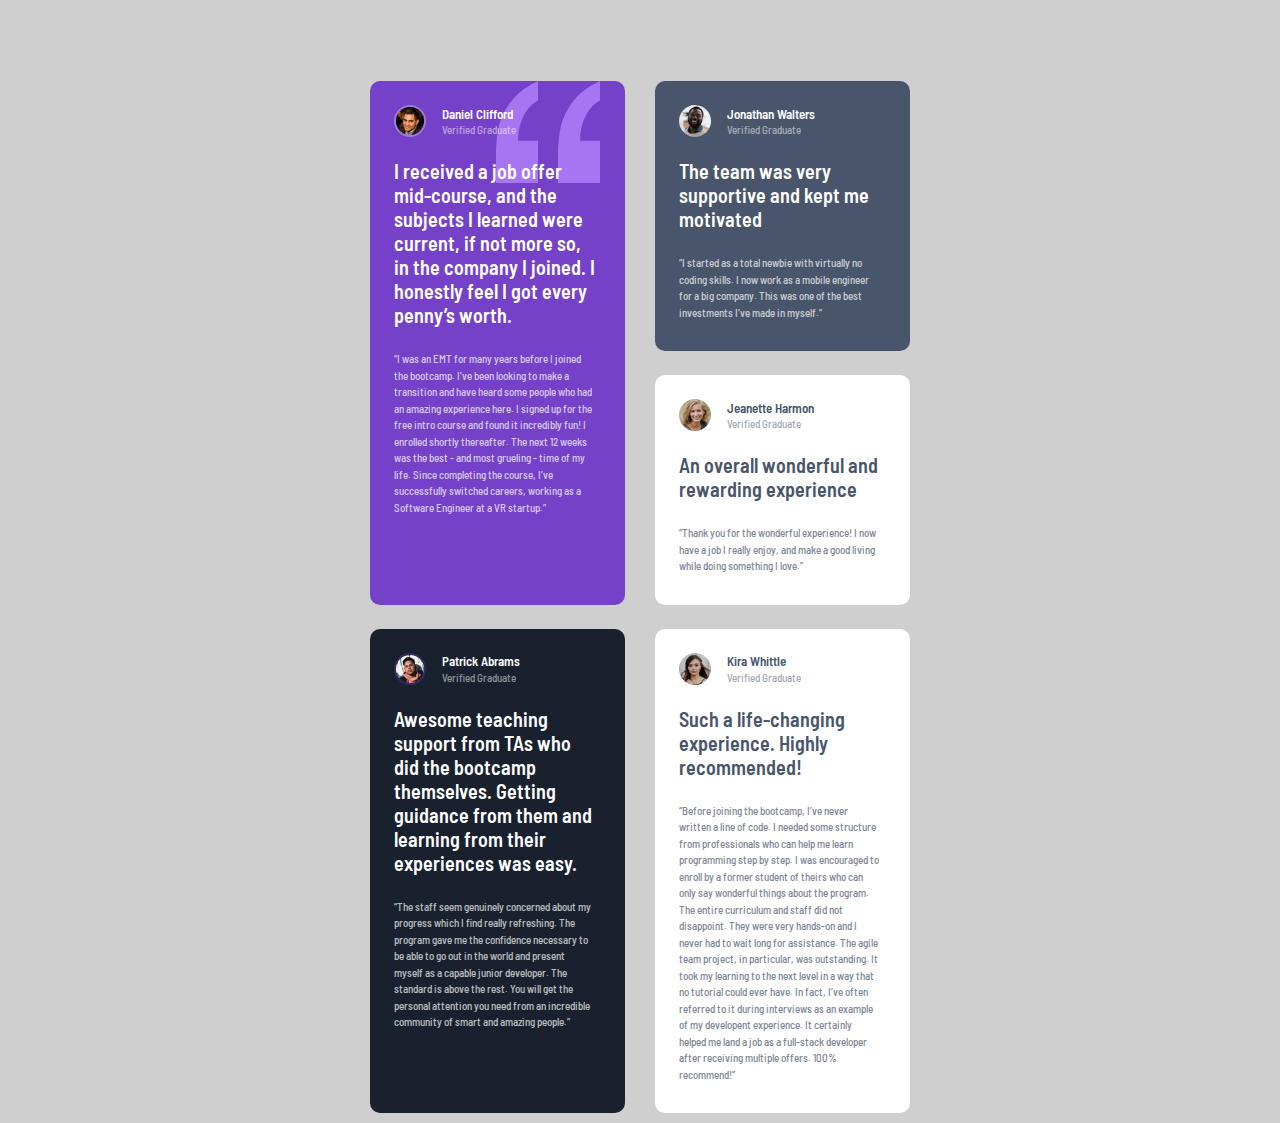
<file: index.html>
<!DOCTYPE html>
<html lang="en">
  <head>
    <meta charset="UTF-8" />
    <meta name="viewport" content="width=device-width, initial-scale=1.0" />
    <link
      rel="icon"
      type="image/png"
      sizes="32x32"
      href="/assets/images/favicon-32x32.png"
    />
    <link rel="preconnect" href="https://fonts.gstatic.com" />
    <link
      href="https://fonts.googleapis.com/css2?family=Barlow+Semi+Condensed:wght@500;600&display=swap"
      rel="stylesheet"
    />
    <link rel="stylesheet" href="style.css" />

    <title>Frontend Mentor | Testimonials grid section solution</title>
  </head>
  <body>
    <main>
      <div class="grid-container">
        <div class="grid-top-left">
          <div class="card bg-violet">
            <img
              class="bg-image"
              src="assets/images/bg-pattern-quotation.svg"
              alt="background-pattern-quotation"
            />
            <div class="card-header-container">
              <img
                class="border-white-transparent"
                src="assets/images/image-daniel.jpg"
                alt="Daniel Clifford"
              />
              <div class="card-header">
                <h4 class="card-title">Daniel Clifford</h4>
                <p class="card-subtitle">Verified Graduate</p>
              </div>
            </div>
            <div class="card-content">
              <h2>
                I received a job offer mid-course, and the subjects I learned
                were current, if not more so, in the company I joined. I
                honestly feel I got every penny’s worth.
              </h2>
              <p>
                “I was an EMT for many years before I joined the bootcamp. I’ve
                been looking to make a transition and have heard some people who
                had an amazing experience here. I signed up for the free intro
                course and found it incredibly fun! I enrolled shortly
                thereafter. The next 12 weeks was the best - and most grueling -
                time of my life. Since completing the course, I’ve successfully
                switched careers, working as a Software Engineer at a VR
                startup.”
              </p>
            </div>
          </div>
        </div>
        <div class="grid-top-center">
          <div class="card bg-grayish-blue">
            <div class="card-header-container">
              <img
                src="assets//images/image-jonathan.jpg"
                alt="Jonathan Walters"
              />
              <div class="card-header">
                <h4 class="card-title">Jonathan Walters</h4>
                <p class="card-subtitle">Verified Graduate</p>
              </div>
            </div>
            <div class="card-content">
              <h2>The team was very supportive and kept me motivated</h2>
              <p>
                “I started as a total newbie with virtually no coding skills. I
                now work as a mobile engineer for a big company. This was one of
                the best investments I’ve made in myself.”
              </p>
            </div>
          </div>
        </div>
        <div class="grid-bottom-left">
          <div class="card bg-white">
            <div class="card-header-container">
              <img
                src="assets/images/image-jeanette.jpg"
                alt="Jeanette Harmon"
              />
              <div class="card-header">
                <h4 class="card-title">Jeanette Harmon</h4>
                <p class="card-subtitle">Verified Graduate</p>
              </div>
            </div>
            <div class="card-content">
              <h2>
                An overall wonderful
                <span class="line-break">and rewarding experience</span>
              </h2>
              <p>
                “Thank you for the wonderful experience! I now have a job I
                really enjoy, and make a good living while doing something I
                love.”
              </p>
            </div>
          </div>
        </div>
        <div class="grid-bottom-center">
          <div class="card bg-blackish-blue">
            <div class="card-header-container">
              <img
                class="border-violet"
                src="assets/images/image-patrick.jpg"
                alt="Patrick Abrams"
              />
              <div class="card-header">
                <h4 class="card-title">Patrick Abrams</h4>
                <p class="card-subtitle">Verified Graduate</p>
              </div>
            </div>
            <div class="card-content">
              <h2>
                Awesome teaching support from TAs who did the bootcamp
                themselves. Getting guidance from them and learning from their
                experiences was easy.
              </h2>
              <p>
                “The staff seem genuinely concerned about my progress which I
                find really refreshing. The program gave me the confidence
                necessary to be able to go out in the world and present myself
                as a capable junior developer. The standard is above the rest.
                You will get the personal attention you need from an incredible
                community of smart and amazing people.”
              </p>
            </div>
          </div>
        </div>
        <div class="grid-right">
          <div class="card bg-white">
            <div class="card-header-container">
              <img src="assets/images/image-kira.jpg" alt="Kira Whittle" />
              <div class="card-header">
                <h4 class="card-title">Kira Whittle</h4>
                <p class="card-subtitle">Verified Graduate</p>
              </div>
            </div>
            <div class="card-content">
              <h2>Such a life-changing experience. Highly recommended!</h2>
              <p>
                “Before joining the bootcamp, I’ve never written a line of code.
                I needed some structure from professionals who can help me learn
                programming step by step. I was encouraged to enroll by a former
                student of theirs who can only say wonderful things about the
                program. The entire curriculum and staff did not disappoint.
                They were very hands-on and I never had to wait long for
                assistance. The agile team project, in particular, was
                outstanding. It took my learning to the next level in a way that
                no tutorial could ever have. In fact, I’ve often referred to it
                during interviews as an example of my developent experience. It
                certainly helped me land a job as a full-stack developer after
                receiving multiple offers. 100% recommend!”
              </p>
            </div>
          </div>
        </div>
      </div>
    </main>
  </body>
</html>
</file>
<file: style.css>
:root {
  --font-size-title: 2rem;
  --font-size-text-100: 1.1rem;
  --font-size-text-400: 1.3rem;
}

@media screen and (min-width: 1440px) {
  :root {
    --font-size-title: 2rem;
    --font-size-text-100: 1.3rem;
    --font-size-text-400: 1.5rem;
  }
}

/* Colors */
/* Font Families */
.grid-container {
  margin: 1rem;
  display: -ms-grid;
  display: grid;
  -ms-grid-columns: 1fr;
      grid-template-columns: 1fr;
  gap: 2.4rem 3rem;
}

@media screen and (min-width: 630px) {
  .grid-container {
    -ms-grid-columns: (minmax(auto, 25.5rem))[2];
        grid-template-columns: repeat(2, minmax(auto, 25.5rem));
        grid-template-areas: "top-left top-center" "top-left bottom-left" "bottom-center side-right";
  }
  .grid-container .grid-top-left {
    -ms-grid-row: 1;
    -ms-grid-row-span: 2;
    -ms-grid-column: 1;
    grid-area: top-left;
  }
  .grid-container .grid-top-center {
    -ms-grid-row: 1;
    -ms-grid-column: 2;
    grid-area: top-center;
  }
  .grid-container .grid-bottom-left {
    -ms-grid-row: 2;
    -ms-grid-column: 2;
    grid-area: bottom-left;
  }
  .grid-container .grid-bottom-center {
    -ms-grid-row: 3;
    -ms-grid-column: 1;
    grid-area: bottom-center;
  }
  .grid-container .grid-right {
    -ms-grid-row: 3;
    -ms-grid-column: 2;
    grid-area: side-right;
  }
}

@media screen and (min-width: 1440px) {
  .grid-container {
    -ms-grid-columns: (minmax(auto, 25.5rem))[4];
        grid-template-columns: repeat(4, minmax(auto, 25.5rem));
    -ms-grid-rows: (minmax(auto, 28.2rem))[2];
        grid-template-rows: repeat(2, minmax(auto, 28.2rem));
        grid-template-areas: "top-left top-left top-center side-right" "bottom-left bottom-center bottom-center side-right";
  }
  .grid-container .grid-top-left {
    -ms-grid-row: 1;
    -ms-grid-column: 1;
    -ms-grid-column-span: 2;
    grid-area: top-left;
  }
  .grid-container .grid-top-center {
    -ms-grid-row: 1;
    -ms-grid-column: 3;
    grid-area: top-center;
  }
  .grid-container .grid-bottom-left {
    -ms-grid-row: 2;
    -ms-grid-column: 1;
    grid-area: bottom-left;
  }
  .grid-container .grid-bottom-center {
    -ms-grid-row: 2;
    -ms-grid-column: 2;
    -ms-grid-column-span: 2;
    grid-area: bottom-center;
  }
  .grid-container .grid-right {
    -ms-grid-row: 1;
    -ms-grid-row-span: 2;
    -ms-grid-column: 4;
    grid-area: side-right;
  }
}

.card {
  height: 100%;
  padding: 2.4rem 3rem 3rem 2.4rem;
  border-radius: 10px;
  color: white;
  width: 100%;
  position: relative;
  z-index: 0;
}

.card .bg-image {
  position: absolute;
  top: 0;
  right: 10%;
  z-index: -1;
}

.card .card-header-container {
  display: -webkit-box;
  display: -ms-flexbox;
  display: flex;
  height: 3.2rem;
  margin-bottom: 2.2rem;
}

.card .card-header-container img {
  height: 100%;
  width: auto;
  border-radius: 50%;
  margin-right: 1.6rem;
}

.card .card-header-container img.border-white-transparent {
  border: solid 2px rgba(255, 255, 255, 0.3);
}

.card .card-header-container img.border-violet {
  border: solid 2px rgba(117, 65, 200, 0.3);
}

.card .card-header-container .card-header {
  display: -webkit-box;
  display: -ms-flexbox;
  display: flex;
  -webkit-box-orient: vertical;
  -webkit-box-direction: normal;
      -ms-flex-direction: column;
          flex-direction: column;
  -ms-flex-pack: distribute;
      justify-content: space-around;
}

.card .card-header-container .card-header p {
  opacity: 0.5;
}

.card .card-content h2 {
  margin-bottom: 2.4rem;
}

.card .card-content p {
  opacity: 0.7;
  line-height: 1.5;
}

*,
*::before,
*::after {
  -webkit-box-sizing: border-box;
          box-sizing: border-box;
  margin: 0;
  padding: 0;
}

html,
body {
  width: 100%;
  height: 100%;
  font-size: 62.5%;
  font-family: "Barlow Semi Condensed", sans-serif;
  background-color: #cfcfcf;
}

h2 {
  font-size: var(--font-size-title);
  font-weight: 600;
}

h4 {
  font-size: var(--font-size-text-400);
  font-weight: 600;
}

p {
  font-size: var(--font-size-text-100);
  font-weight: 500;
}

.bg-violet {
  background-color: #7541c8;
}

.bg-grayish-blue {
  background-color: #48556a;
}

.bg-blackish-blue {
  background-color: #19212e;
}

.bg-white {
  background-color: white;
  color: #48556a;
}

main {
  margin: 7.1rem 2.4rem;
  display: -ms-grid;
  display: grid;
  place-items: center;
}

@media screen and (min-width: 1440px) {
  main {
    margin: 16.5rem;
  }
  .line-break::before {
    content: "\a";
    white-space: pre;
  }
}
/*# sourceMappingURL=style.css.map */
</file>
